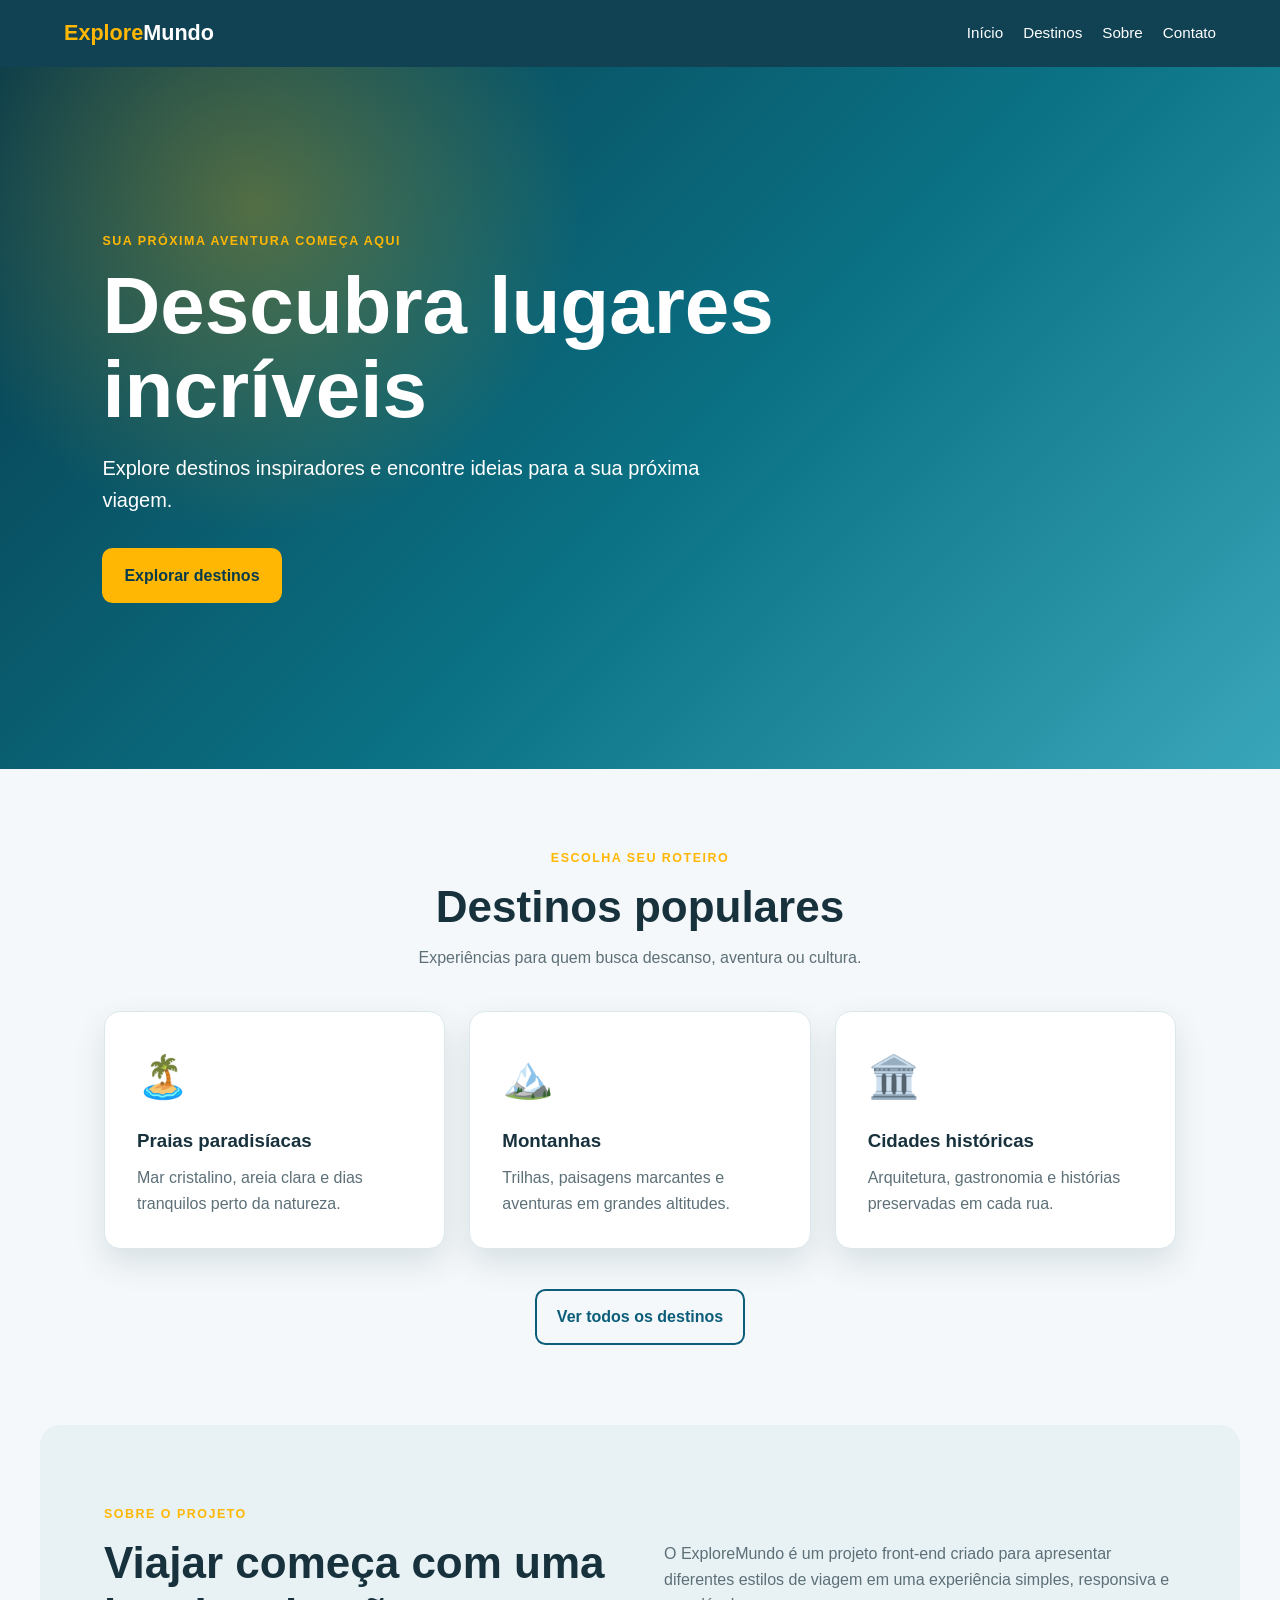
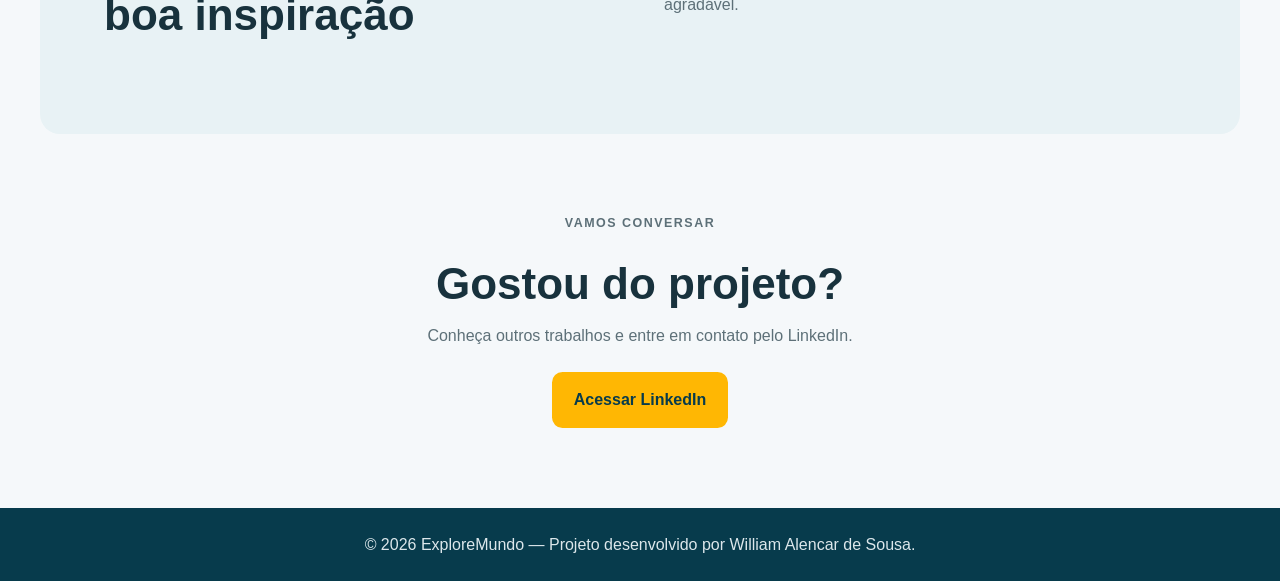
<file: index.html>
<!DOCTYPE html>
<html lang="pt-BR">
<head>
  <meta charset="UTF-8">
  <meta name="viewport" content="width=device-width, initial-scale=1.0">
  <meta name="description" content="ExploreMundo: inspiração para descobrir praias, montanhas e cidades históricas.">
  <title>ExploreMundo | Descubra novos destinos</title>
  <link rel="stylesheet" href="style.css">
</head>
<body>
  <header class="site-header">
    <a class="logo" href="index.html" aria-label="ExploreMundo - página inicial">
      <span>Explore</span>Mundo
    </a>

    <nav aria-label="Navegação principal">
      <a href="#inicio">Início</a>
      <a href="#destinos">Destinos</a>
      <a href="#sobre">Sobre</a>
      <a href="#contato">Contato</a>
    </nav>
  </header>

  <main>
    <section class="hero" id="inicio">
      <div class="hero-content">
        <p class="eyebrow">Sua próxima aventura começa aqui</p>
        <h1>Descubra lugares incríveis</h1>
        <p>Explore destinos inspiradores e encontre ideias para a sua próxima viagem.</p>
        <a class="button" href="destinos.html">Explorar destinos</a>
      </div>
    </section>

    <section class="section" id="destinos">
      <div class="section-heading">
        <p class="eyebrow">Escolha seu roteiro</p>
        <h2>Destinos populares</h2>
        <p>Experiências para quem busca descanso, aventura ou cultura.</p>
      </div>

      <div class="cards">
        <article class="card">
          <span class="card-icon" aria-hidden="true">🏝️</span>
          <h3>Praias paradisíacas</h3>
          <p>Mar cristalino, areia clara e dias tranquilos perto da natureza.</p>
        </article>

        <article class="card">
          <span class="card-icon" aria-hidden="true">🏔️</span>
          <h3>Montanhas</h3>
          <p>Trilhas, paisagens marcantes e aventuras em grandes altitudes.</p>
        </article>

        <article class="card">
          <span class="card-icon" aria-hidden="true">🏛️</span>
          <h3>Cidades históricas</h3>
          <p>Arquitetura, gastronomia e histórias preservadas em cada rua.</p>
        </article>
      </div>

      <div class="section-action">
        <a class="button button-secondary" href="destinos.html">Ver todos os destinos</a>
      </div>
    </section>

    <section class="section section-alt" id="sobre">
      <div class="about">
        <div>
          <p class="eyebrow">Sobre o projeto</p>
          <h2>Viajar começa com uma boa inspiração</h2>
        </div>
        <p>
          O ExploreMundo é um projeto front-end criado para apresentar diferentes
          estilos de viagem em uma experiência simples, responsiva e agradável.
        </p>
      </div>
    </section>

    <section class="section contact" id="contato">
      <p class="eyebrow">Vamos conversar</p>
      <h2>Gostou do projeto?</h2>
      <p>Conheça outros trabalhos e entre em contato pelo LinkedIn.</p>
      <a class="button" href="https://www.linkedin.com/in/william-alencar-3ab8aa2aa" target="_blank" rel="noreferrer">
        Acessar LinkedIn
      </a>
    </section>
  </main>

  <footer>
    <p>© 2026 ExploreMundo — Projeto desenvolvido por William Alencar de Sousa.</p>
  </footer>
</body>
</html>
</file>
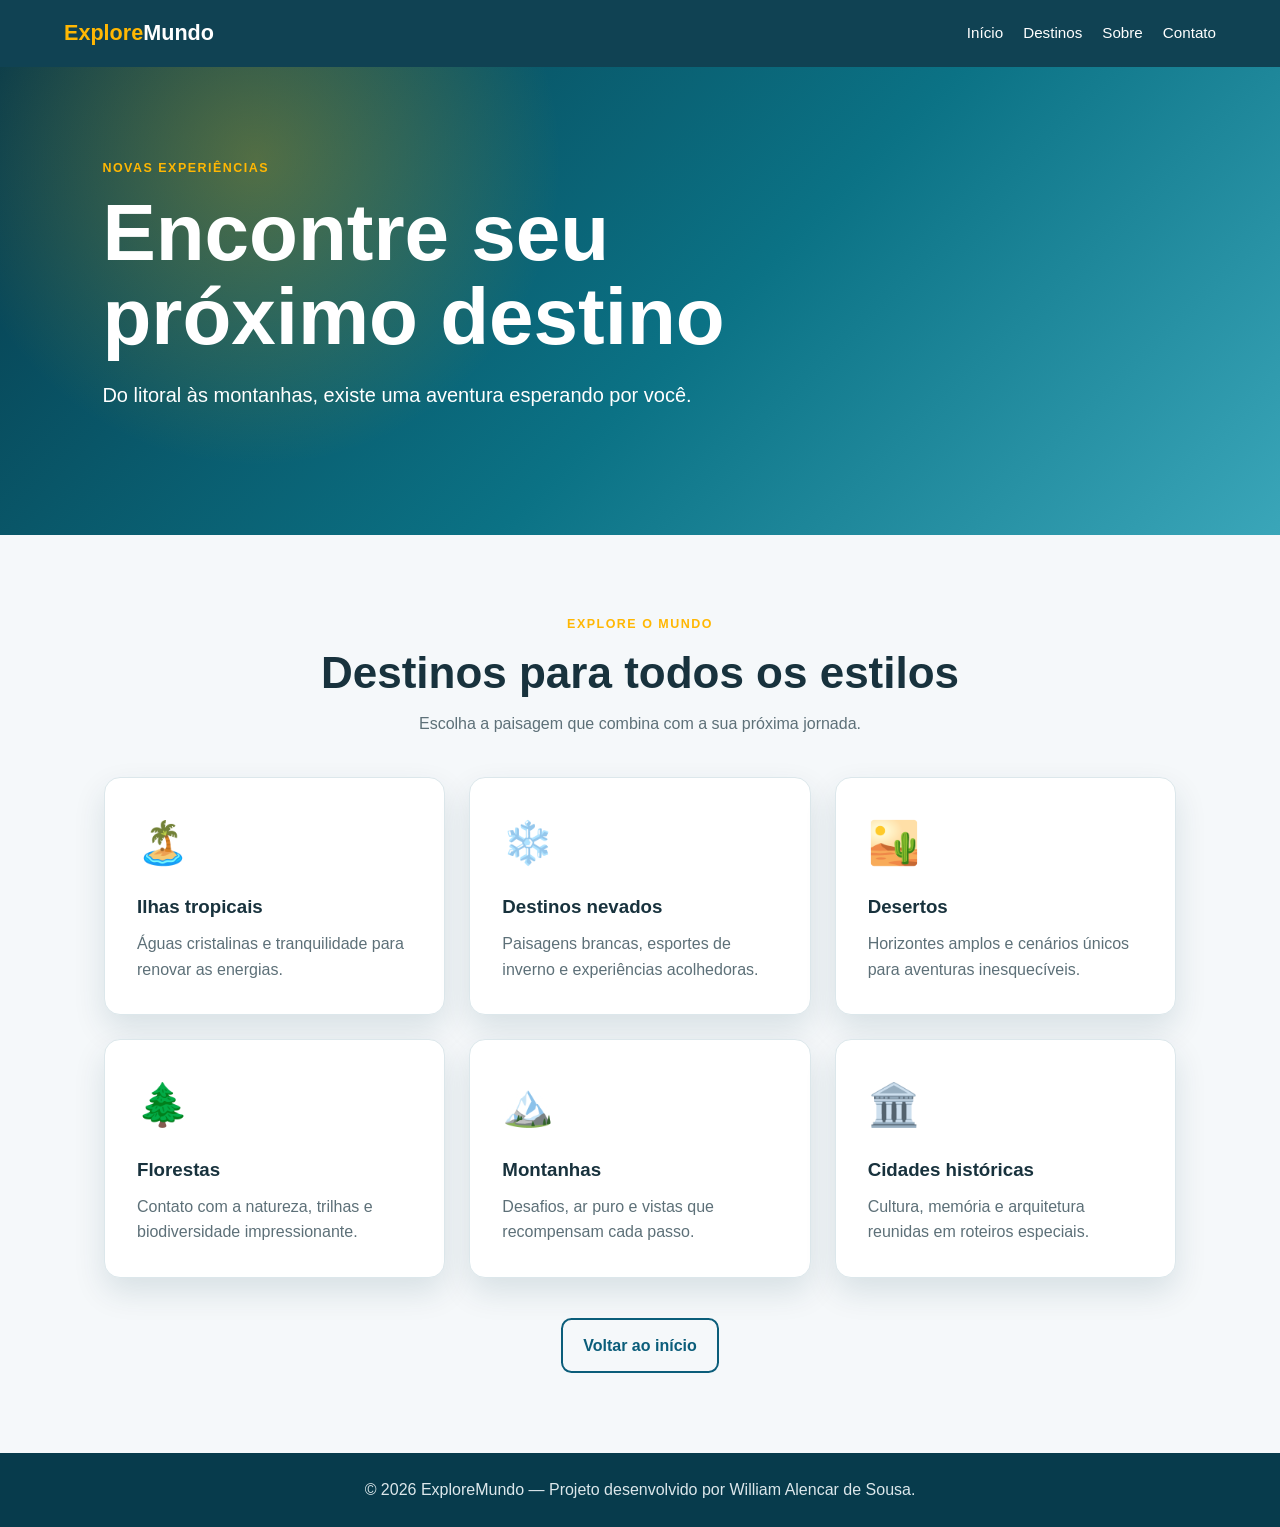
<file: destinos.html>
<!DOCTYPE html>
<html lang="pt-BR">
<head>
  <meta charset="UTF-8">
  <meta name="viewport" content="width=device-width, initial-scale=1.0">
  <meta name="description" content="Explore destinos de praia, montanha, neve, deserto, floresta e cidades históricas.">
  <title>ExploreMundo | Destinos</title>
  <link rel="stylesheet" href="style.css">
</head>
<body>
  <header class="site-header">
    <a class="logo" href="index.html" aria-label="ExploreMundo - página inicial">
      <span>Explore</span>Mundo
    </a>

    <nav aria-label="Navegação principal">
      <a href="index.html">Início</a>
      <a href="#destinos">Destinos</a>
      <a href="index.html#sobre">Sobre</a>
      <a href="index.html#contato">Contato</a>
    </nav>
  </header>

  <main>
    <section class="hero hero-small">
      <div class="hero-content">
        <p class="eyebrow">Novas experiências</p>
        <h1>Encontre seu próximo destino</h1>
        <p>Do litoral às montanhas, existe uma aventura esperando por você.</p>
      </div>
    </section>

    <section class="section" id="destinos">
      <div class="section-heading">
        <p class="eyebrow">Explore o mundo</p>
        <h2>Destinos para todos os estilos</h2>
        <p>Escolha a paisagem que combina com a sua próxima jornada.</p>
      </div>

      <div class="cards">
        <article class="card">
          <span class="card-icon" aria-hidden="true">🏝️</span>
          <h3>Ilhas tropicais</h3>
          <p>Águas cristalinas e tranquilidade para renovar as energias.</p>
        </article>

        <article class="card">
          <span class="card-icon" aria-hidden="true">❄️</span>
          <h3>Destinos nevados</h3>
          <p>Paisagens brancas, esportes de inverno e experiências acolhedoras.</p>
        </article>

        <article class="card">
          <span class="card-icon" aria-hidden="true">🏜️</span>
          <h3>Desertos</h3>
          <p>Horizontes amplos e cenários únicos para aventuras inesquecíveis.</p>
        </article>

        <article class="card">
          <span class="card-icon" aria-hidden="true">🌲</span>
          <h3>Florestas</h3>
          <p>Contato com a natureza, trilhas e biodiversidade impressionante.</p>
        </article>

        <article class="card">
          <span class="card-icon" aria-hidden="true">🏔️</span>
          <h3>Montanhas</h3>
          <p>Desafios, ar puro e vistas que recompensam cada passo.</p>
        </article>

        <article class="card">
          <span class="card-icon" aria-hidden="true">🏛️</span>
          <h3>Cidades históricas</h3>
          <p>Cultura, memória e arquitetura reunidas em roteiros especiais.</p>
        </article>
      </div>

      <div class="section-action">
        <a class="button button-secondary" href="index.html">Voltar ao início</a>
      </div>
    </section>
  </main>

  <footer>
    <p>© 2026 ExploreMundo — Projeto desenvolvido por William Alencar de Sousa.</p>
  </footer>
</body>
</html>
</file>
<file: style.css>
:root {
  --primary: #0b5d7a;
  --primary-dark: #073b4c;
  --accent: #ffb703;
  --background: #f5f8fa;
  --surface: #ffffff;
  --text: #18323d;
  --muted: #5d7078;
  --border: #dce7eb;
  --shadow: 0 14px 32px rgba(7, 59, 76, 0.12);
}

* {
  box-sizing: border-box;
  margin: 0;
  padding: 0;
}

html {
  scroll-behavior: smooth;
}

body {
  background: var(--background);
  color: var(--text);
  font-family: Arial, Helvetica, sans-serif;
  line-height: 1.6;
}

a {
  color: inherit;
}

.site-header {
  align-items: center;
  background: rgba(7, 59, 76, 0.96);
  color: #ffffff;
  display: flex;
  justify-content: space-between;
  padding: 1rem clamp(1.25rem, 5vw, 4rem);
  position: sticky;
  top: 0;
  z-index: 10;
}

.logo {
  font-size: 1.35rem;
  font-weight: 700;
  text-decoration: none;
}

.logo span {
  color: var(--accent);
}

nav {
  display: flex;
  flex-wrap: wrap;
  gap: 1.25rem;
}

nav a {
  font-size: 0.95rem;
  text-decoration: none;
}

nav a:hover,
nav a:focus-visible {
  color: var(--accent);
}

.hero {
  align-items: center;
  background:
    radial-gradient(circle at 20% 20%, rgba(255, 183, 3, 0.3), transparent 28%),
    linear-gradient(135deg, #073b4c 0%, #0b7285 55%, #3aa6b9 100%);
  color: #ffffff;
  display: flex;
  min-height: 78vh;
  padding: 5rem clamp(1.25rem, 8vw, 8rem);
}

.hero-small {
  min-height: 52vh;
}

.hero-content {
  max-width: 760px;
}

.eyebrow {
  color: var(--accent);
  font-size: 0.78rem;
  font-weight: 700;
  letter-spacing: 0.12em;
  margin-bottom: 0.75rem;
  text-transform: uppercase;
}

.hero h1 {
  font-size: clamp(2.5rem, 7vw, 5rem);
  line-height: 1.05;
  margin-bottom: 1.25rem;
}

.hero p:not(.eyebrow) {
  font-size: clamp(1rem, 2vw, 1.25rem);
  margin-bottom: 2rem;
  max-width: 620px;
}

.button {
  background: var(--accent);
  border: 2px solid var(--accent);
  border-radius: 0.65rem;
  color: var(--primary-dark);
  display: inline-block;
  font-weight: 700;
  padding: 0.8rem 1.25rem;
  text-decoration: none;
  transition: transform 0.2s ease, box-shadow 0.2s ease;
}

.button:hover,
.button:focus-visible {
  box-shadow: 0 8px 20px rgba(255, 183, 3, 0.25);
  transform: translateY(-2px);
}

.button-secondary {
  background: transparent;
  border-color: var(--primary);
  color: var(--primary);
}

.section {
  margin: 0 auto;
  max-width: 1200px;
  padding: 5rem clamp(1.25rem, 5vw, 4rem);
}

.section-heading {
  margin: 0 auto 2.5rem;
  max-width: 680px;
  text-align: center;
}

.section-heading h2,
.about h2,
.contact h2 {
  font-size: clamp(1.8rem, 4vw, 2.75rem);
  line-height: 1.2;
  margin-bottom: 0.75rem;
}

.section-heading p:last-child,
.about > p,
.contact > p {
  color: var(--muted);
}

.cards {
  display: grid;
  gap: 1.5rem;
  grid-template-columns: repeat(3, minmax(0, 1fr));
}

.card {
  background: var(--surface);
  border: 1px solid var(--border);
  border-radius: 1rem;
  box-shadow: var(--shadow);
  padding: 2rem;
  transition: transform 0.2s ease;
}

.card:hover {
  transform: translateY(-5px);
}

.card-icon {
  display: block;
  font-size: 2.6rem;
  margin-bottom: 1rem;
}

.card h3 {
  margin-bottom: 0.55rem;
}

.card p {
  color: var(--muted);
}

.section-action {
  margin-top: 2.5rem;
  text-align: center;
}

.section-alt {
  background: #e8f2f5;
  border-radius: 1.25rem;
}

.about {
  align-items: center;
  display: grid;
  gap: 3rem;
  grid-template-columns: 1fr 1fr;
}

.contact {
  text-align: center;
}

.contact > p {
  margin: 0 auto 1.5rem;
  max-width: 600px;
}

footer {
  background: var(--primary-dark);
  color: #dce7eb;
  padding: 1.5rem;
  text-align: center;
}

@media (max-width: 760px) {
  .site-header {
    align-items: flex-start;
    flex-direction: column;
    gap: 0.75rem;
  }

  nav {
    gap: 0.75rem 1rem;
  }

  .hero {
    min-height: 65vh;
  }

  .cards,
  .about {
    grid-template-columns: 1fr;
  }

  .section {
    padding-block: 3.5rem;
  }
}
</file>
